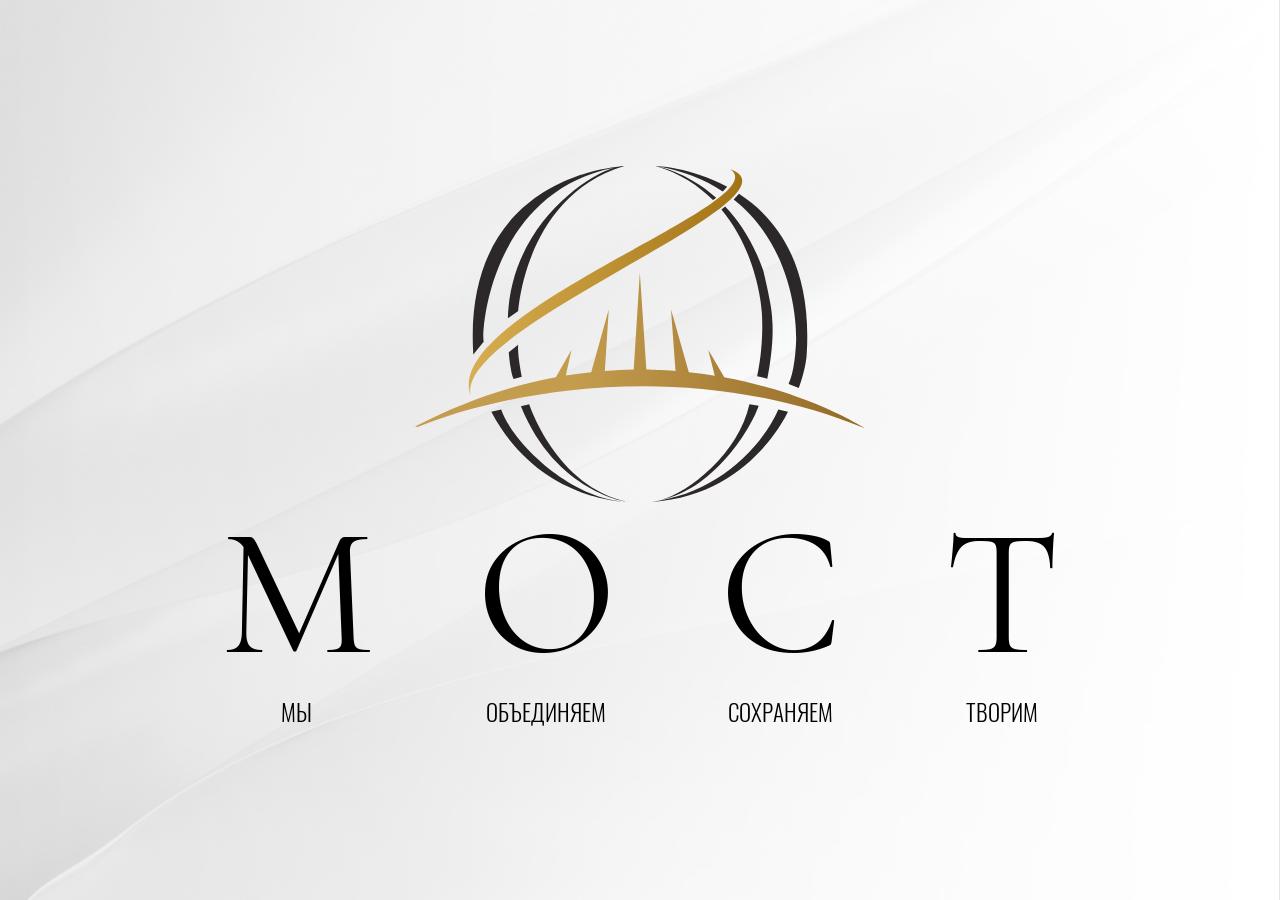
<file: index.html>
<!DOCTYPE html>
<html lang="ru">
<head>
    <meta charset="UTF-8">
    <meta name="viewport"
          content="width=device-width, user-scalable=no, initial-scale=1.0, maximum-scale=1.0, minimum-scale=1.0">
    <meta http-equiv="X-UA-Compatible" content="ie=edge">
    <meta name="format-detection" content="telephone=no">
    <link rel="stylesheet" href="style.css">
    <link rel="icon" type="image/png" href="/">
    <link rel="icon" href="/favicon.ico" sizes="any">
    <link rel="icon" href="/favicon.svg" type="image/svg+xml">
    <link rel="apple-touch-icon" href="/apple-touch-icon.png">
    <link rel="manifest" href="/site.webmanifest">
    <title></title>
</head>
<body class="body">


<div class="loading-main">
    <div class="loading-info">
        <img src="./assets/img/logo-loading.svg" alt="logo">
        <div class="about-text">
            <div class="about-bar anime-100">
                <strong>М</strong>
                <span>Мы</span>
            </div>
            <div class="about-bar anime-200">
                <strong>O</strong>
                <span>Объединяем</span>
            </div>
            <div class="about-bar anime-300">
                <strong>c</strong>
                <span>Сохраняем</span>
            </div>
            <div class="about-bar anime-400">
                <strong>t</strong>
                <span>Творим</span>
            </div>
        </div>
    </div>
</div>



<header class="opacity-zero">
    <div class="container">
        <div class="header-main">
            <div class="open-menu">
                <span></span>
                <span></span>
                <span></span>
            </div>

            <a href="./index.html" class="logo"><img src="./assets/img/logo.png" alt="logo"></a>
            <div class="nav-menu">
                <ul>
                    <li class="active-page"><a href="./index.html">ДОМ</a></li>
                    <li><a href="./about.html">О НАС</a></li>
                    <li><a href="./project.html">ПРОЕКТЫ</a></li>
                    <li><a href="./contact.html">КОНТАКТЫ</a></li>
                </ul>
            </div>
        </div>
    </div>
</header>
<section class="banner-main opacity-zero">
    <div class="container">
        <div class="banner-flex">
            <a href="./project.html" class="banner-box">
                <img src="./assets/img/unsplash.png" alt="unsplash">
                <div class="banner-info">
                    <div class="banner-location">
                        <i class="icon-location"></i>
                        <p>Pushkarev Art Gallery&Salon
                           <br> г. Благовещенск, ул. Зейская, 225</p>
                    </div>
                    <h1>
                        Вечное искусство :
                       <br> от классики до джаза
                    </h1>
                </div>
            </a>
            <a href="./project-two.html" class="banner-box">
                <img src="./assets/img/unsplash-two.png" alt="unsplash">

                <div class="banner-info">
                    <div class="banner-location">
                        <i class="icon-location"></i>
                        <p>Научная педагогическая библиотека им. К.Д. Ушинского
                            <br> г. Москва, Большой Толмачевский пер., 3</p>
                    </div>
                    <h1>
                        Концерт-лекция «Два гения. Чайковский. Рахманинов»
                    </h1>
                </div>
            </a>
        </div>
    </div>
</section>


<script src="./assets/js/jquery-3.6.4.js"></script>
<script src="./assets/js/script.js"></script>

</body>
</html>
</file>
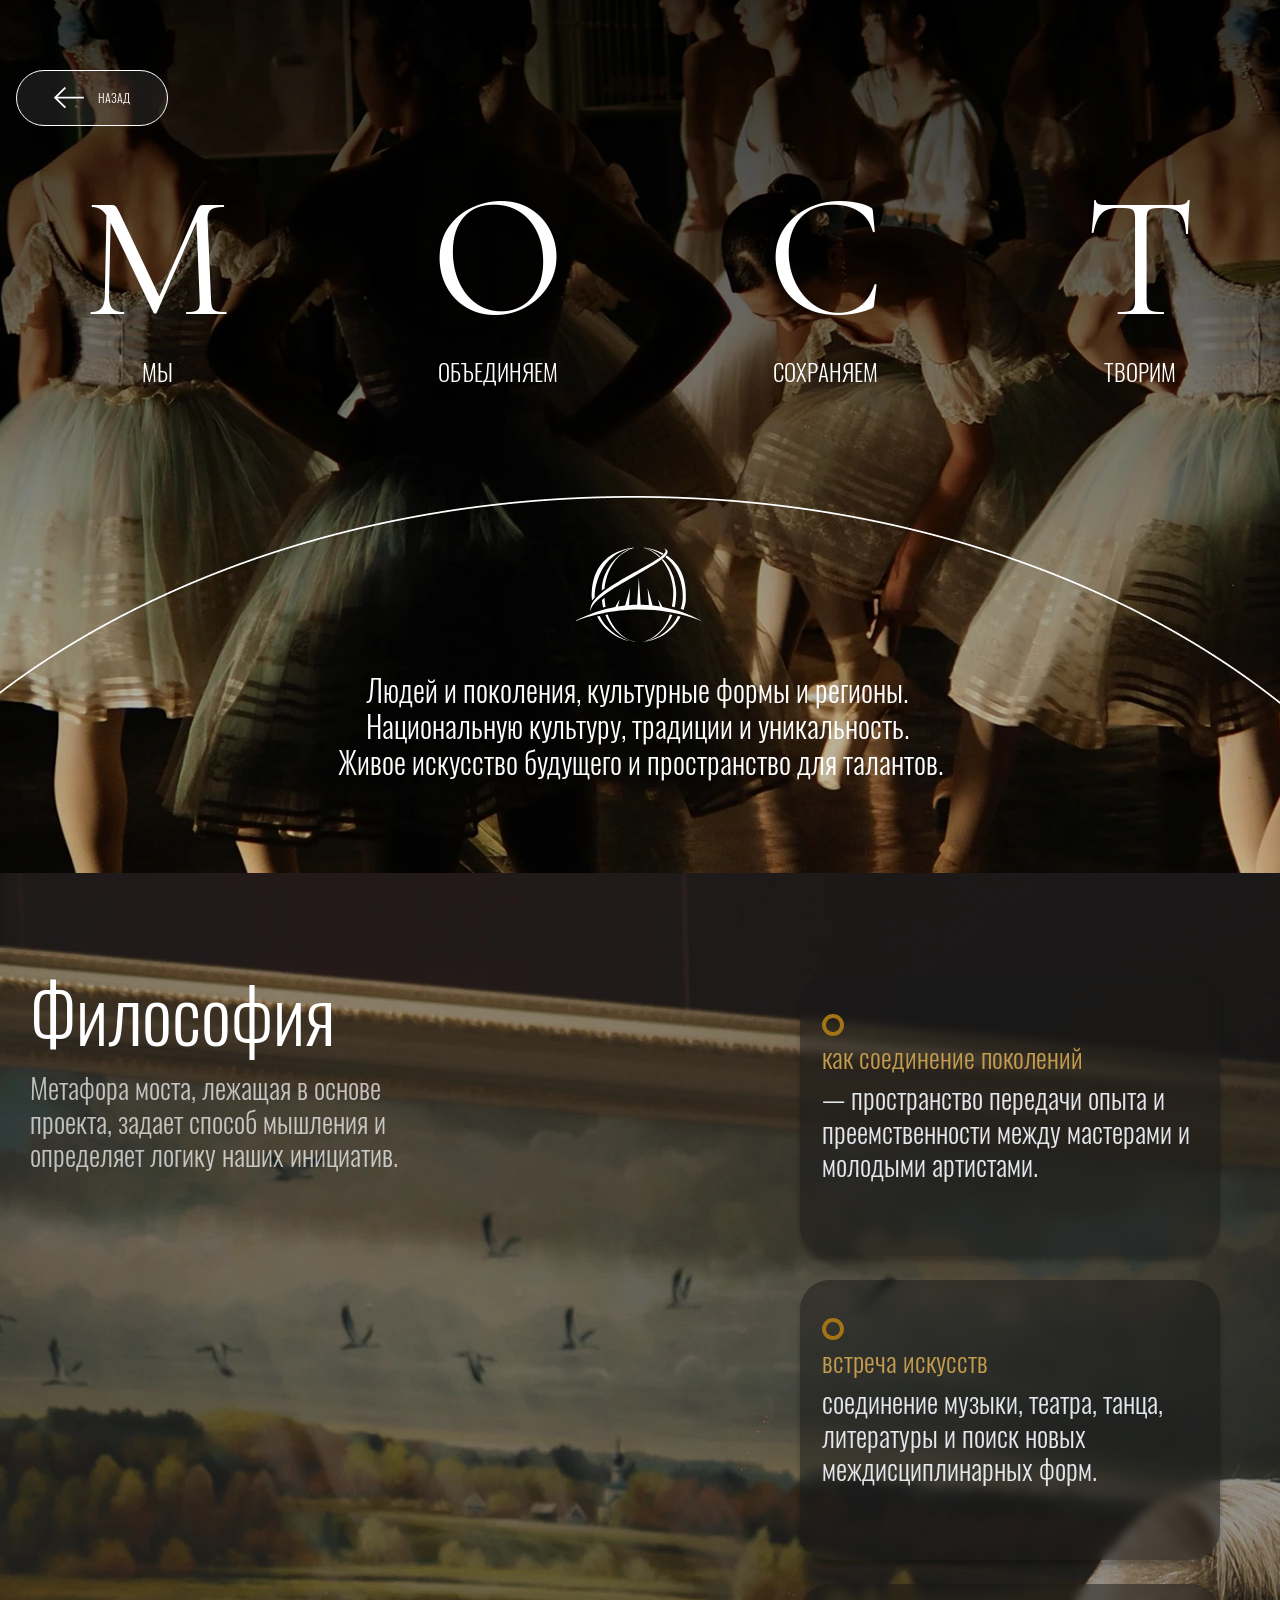
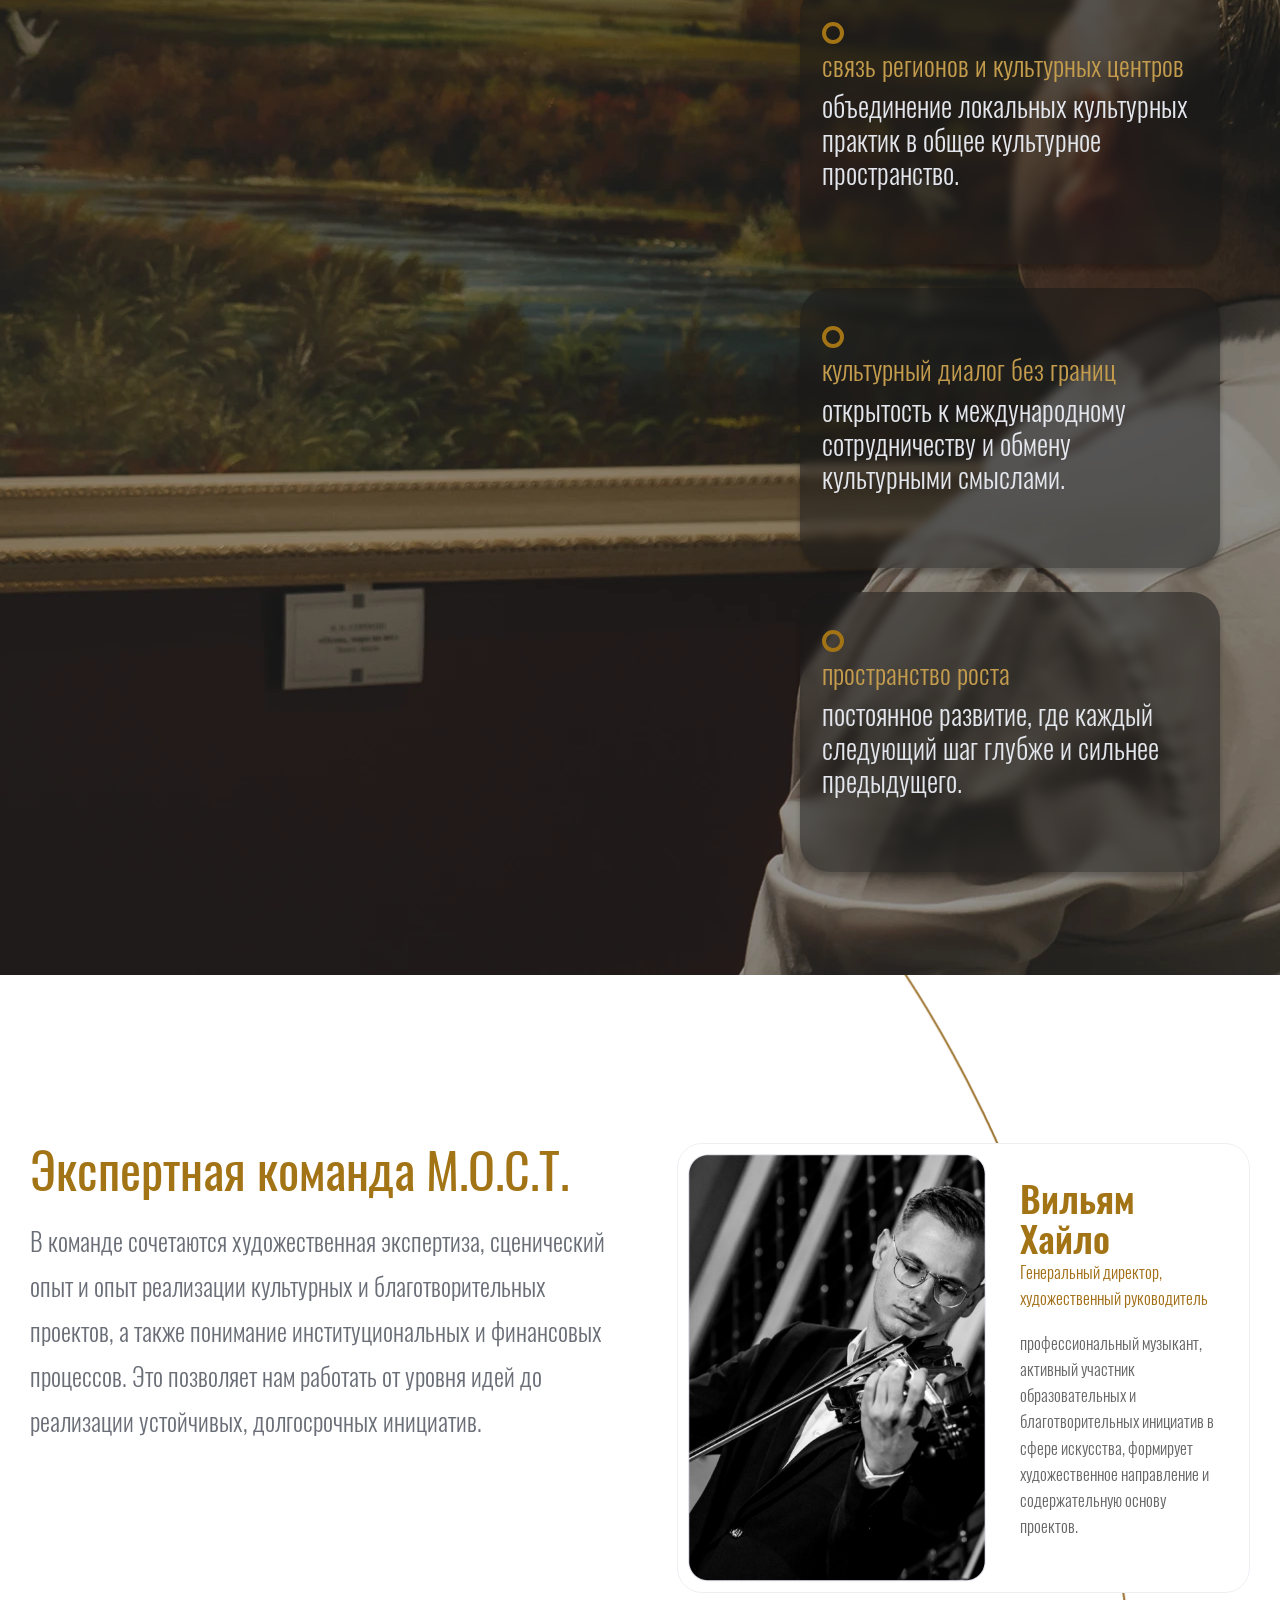
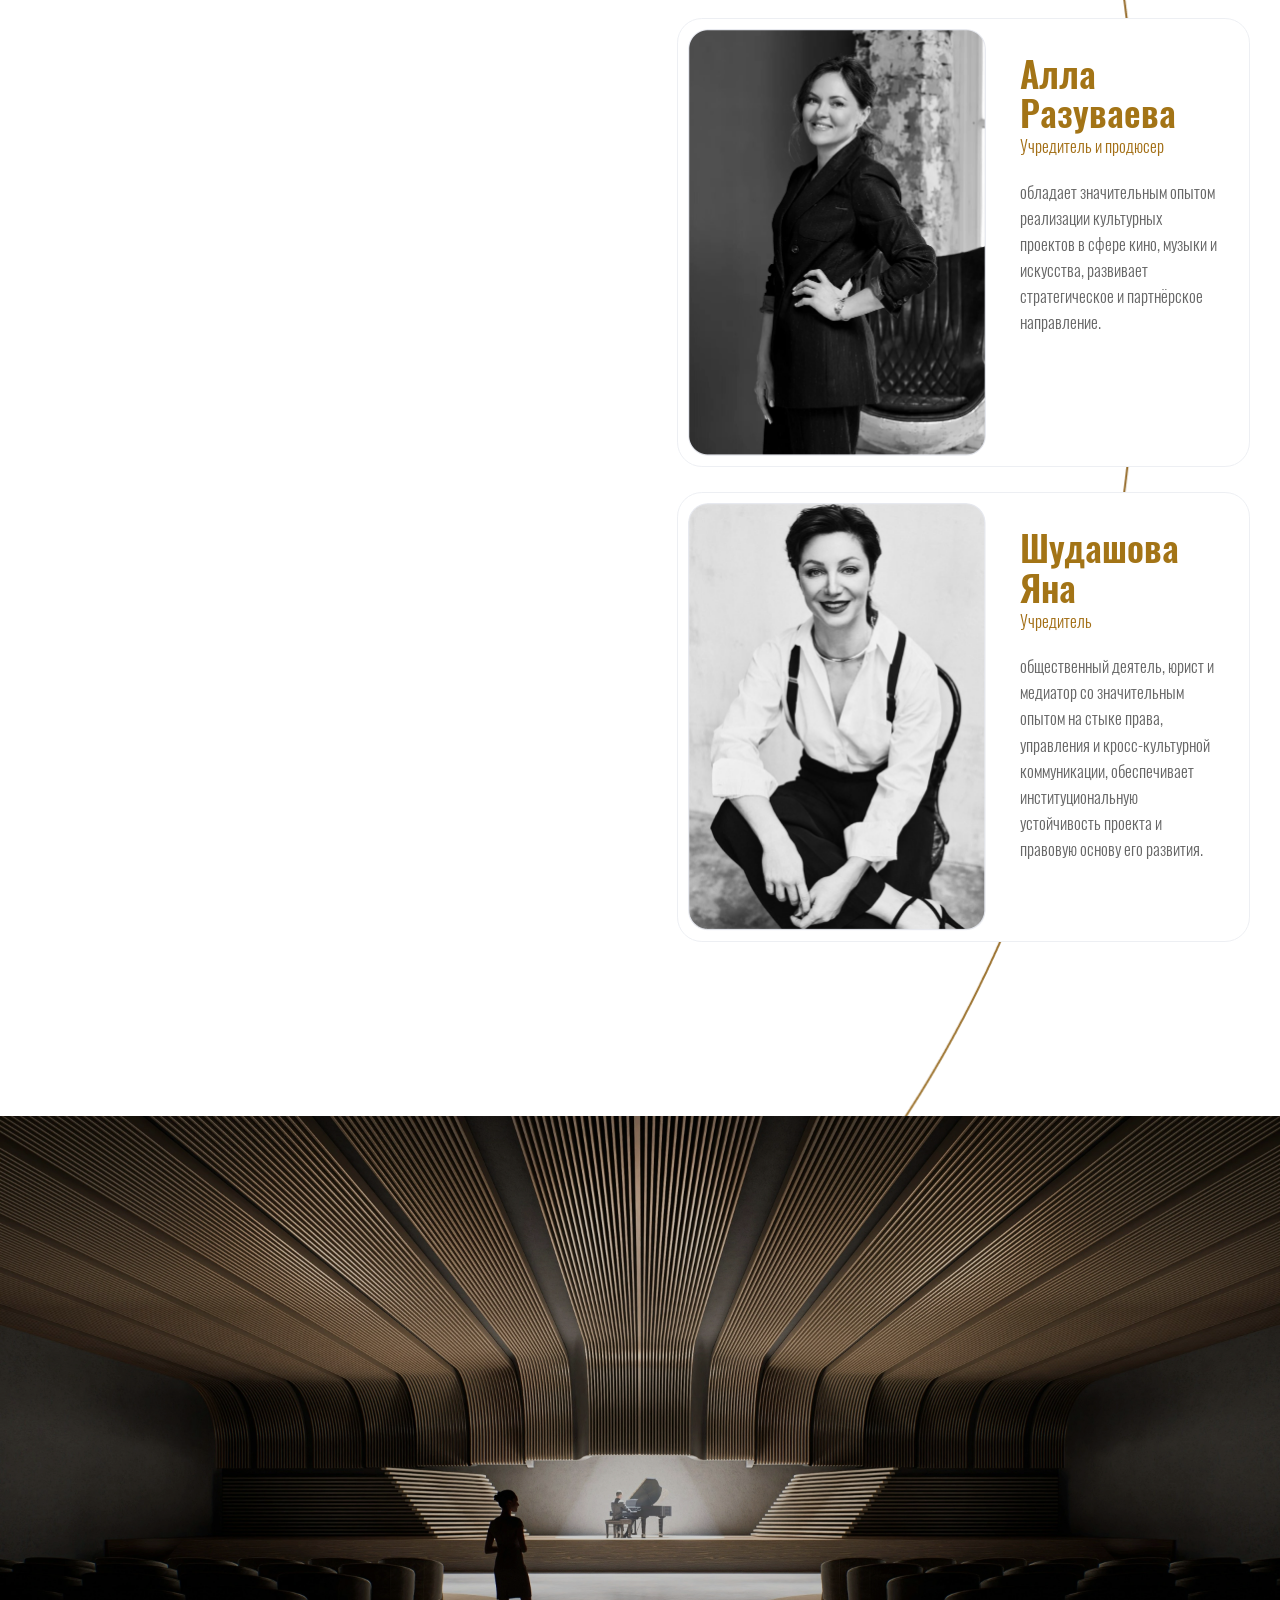
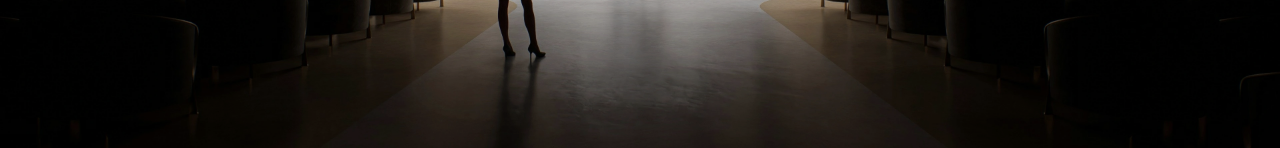
<file: about.html>
<!DOCTYPE html>
<html lang="ru">
<head>
    <meta charset="UTF-8">
    <meta name="viewport"
          content="width=device-width, user-scalable=no, initial-scale=1.0, maximum-scale=1.0, minimum-scale=1.0">
    <meta http-equiv="X-UA-Compatible" content="ie=edge">
    <meta name="format-detection" content="telephone=no">
    <link rel="stylesheet" href="style.css">
    <link rel="icon" type="image/png" href="/">
    <link rel="icon" href="/favicon.ico" sizes="any">
    <link rel="icon" href="/favicon.svg" type="image/svg+xml">
    <link rel="apple-touch-icon" href="/apple-touch-icon.png">
    <link rel="manifest" href="/site.webmanifest">
    <title></title>
</head>
<body>

<section class="about-us-main" style="background-image: url('./assets/img/about-fon.webp')">
    <div class="container-sm">
        <div class="project-btn">
            <a href="./index.html" class="arrow-href">
                <i class="icon-arrow-prev"></i>
                <span>назад</span>
            </a>
        </div>

        <div class="about-text">
            <div class="about-bar anime-100">
                <strong>М</strong>
                <span>Мы</span>
            </div>
            <div class="about-bar anime-200">
                <strong>O</strong>
                <span>Объединяем</span>
            </div>
            <div class="about-bar anime-300">
                <strong>c</strong>
                <span>Сохраняем</span>
            </div>
            <div class="about-bar anime-400">
                <strong>t</strong>
                <span>Творим</span>
            </div>
        </div>
    </div>
    <div class="generations-col">
        <img src="./assets/img/logo-gold.svg" alt="logo">
        <h4>Людей и поколения, культурные формы и регионы. Национальную культуру, традиции и уникальность. Живое искусство будущего и пространство для талантов.</h4>
    </div>
</section>

<section class="philosophy-main " style="background-image: url('./assets/img/picture.webp')" >
    <div class="container">
        <div class="philosophy-flex ">
            <div class="philosophy-title  ">
                <h2>Философия</h2>
                <p>Метафора моста, лежащая в основе проекта, задает способ мышления и определяет логику наших инициатив.</p>
            </div>
            <div class="philosophy-wrap">
                <div class="philosophy-boxes  ">
                    <span class="circle-bord"></span>
                    <h4>как соединение поколений</h4>
                    <p>
                        — пространство передачи опыта и преемственности между мастерами и молодыми артистами.
                    </p>
                </div>
                <div class="philosophy-boxes  ">
                    <span class="circle-bord"></span>
                    <h4>встреча искусств</h4>
                    <p>
                        соединение музыки, театра, танца, литературы и поиск новых междисциплинарных форм.
                    </p>
                </div>
                <div class="philosophy-boxes  ">
                    <span class="circle-bord"></span>
                    <h4>связь регионов и культурных центров</h4>
                    <p>
                        объединение локальных культурных практик в общее культурное пространство.
                    </p>
                </div>
                <div class="philosophy-boxes  ">
                    <span class="circle-bord"></span>
                    <h4>культурный диалог без границ</h4>
                    <p>
                        открытость к международному сотрудничеству и обмену культурными смыслами.
                    </p>
                </div>
                <div class="philosophy-boxes  ">
                    <span class="circle-bord"></span>
                    <h4>пространство роста</h4>
                    <p>
                        постоянное развитие, где каждый следующий шаг глубже и сильнее предыдущего.
                    </p>
                </div>
            </div>
        </div>
    </div>
</section>
<section class="expert-team">
    <div class="container">
        <div class="expert-team-flex">
            <div class="expert-team-title">
                <h2>Экспертная команда М.О.С.Т.</h2>
                <p>
                    В команде сочетаются художественная экспертиза, сценический опыт и опыт реализации культурных и благотворительных проектов, а также понимание институциональных и финансовых процессов.
                    Это позволяет нам работать от уровня идей до реализации устойчивых, долгосрочных инициатив.
                </p>
            </div>
            <div class="expert-team-col">
                <div class="expert-team-box">
                    <div class="expert-team-photo">
                        <img src="./assets/img/expert-1.png" alt="expert">
                    </div>
                    <div class="expert-team-info">
                        <h3>Вильям
                            Хайло</h3>
                        <span>Генеральный директор, художественный руководитель </span>
                        <p>
                            профессиональный музыкант, активный участник образовательных и благотворительных инициатив в сфере искусства, формирует художественное направление и содержательную основу проектов.
                        </p>
                    </div>
                </div>
                <div class="expert-team-box">
                    <div class="expert-team-photo">
                        <img src="./assets/img/expert-2.png" alt="expert">
                    </div>
                    <div class="expert-team-info">
                        <h3>Алла Разуваева</h3>
                        <span>Учредитель и продюсер</span>
                        <p>
                            обладает значительным опытом реализации культурных проектов в сфере кино, музыки и искусства, развивает стратегическое и партнёрское направление.
                        </p>
                    </div>
                </div>
                <div class="expert-team-box">
                    <div class="expert-team-photo">
                        <img src="./assets/img/expert-3.png" alt="expert">
                    </div>
                    <div class="expert-team-info">
                        <h3>Шудашова
                            Яна</h3>
                        <span>Учредитель</span>
                        <p>
                            общественный деятель, юрист и медиатор со значительным опытом на стыке права, управления и кросс-культурной коммуникации, обеспечивает институциональную устойчивость проекта и правовую основу его развития.
                        </p>
                    </div>
                </div>
            </div>
        </div>
    </div>
</section>
<section class="about-project-main " style="background-image: url('./assets/img/project-fon.webp')">
    <div class="container">
        <div class="non-profit-info animate-on-scroll delay-100">
            <h2>О проекте</h2>
            <p>
                АНО «МОСТ» — автономная некоммерческая организация в сфере культуры, искусства, благотворительности и образования.
                Проект построен вокруг идеи соединения: людей и поколений, традиций и современного культурного контекста, регионов и федеральных центров.
                Мы реализуем культурные и благотворительные проекты, поддерживаем таланты и создаём условия для развития устойчивой культурной среды.
            </p>
        </div>
    </div>
</section>


<script src="./assets/js/jquery-3.6.4.js"></script>
<script src="./assets/js/script.js"></script>

</body>
</html>
</file>
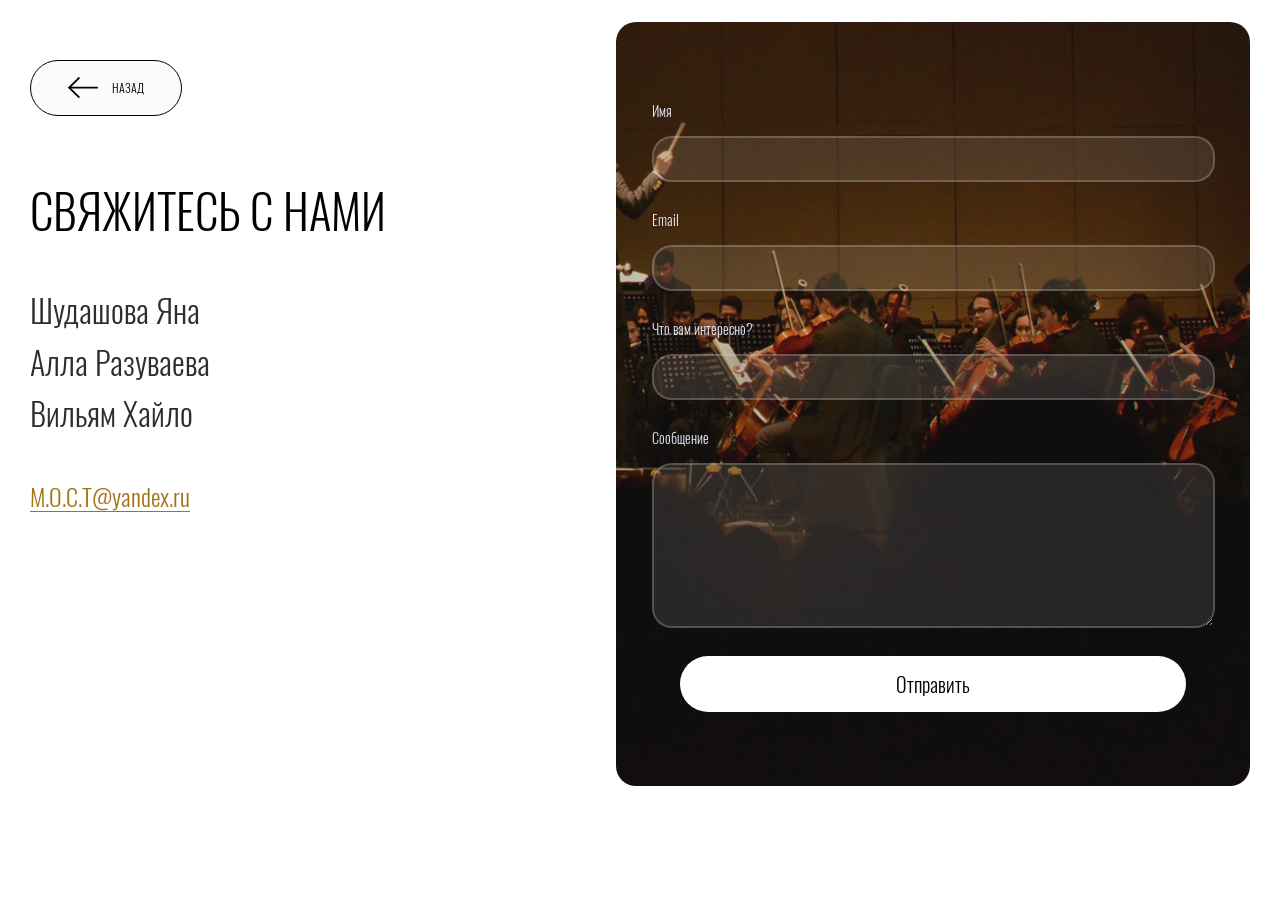
<file: contact.html>
<!DOCTYPE html>
<html lang="ru">
<head>
    <meta charset="UTF-8">
    <meta name="viewport"
          content="width=device-width, user-scalable=no, initial-scale=1.0, maximum-scale=1.0, minimum-scale=1.0">
    <meta http-equiv="X-UA-Compatible" content="ie=edge">
    <meta name="format-detection" content="telephone=no">
    <link rel="stylesheet" href="style.css">
    <link rel="icon" type="image/png" href="/">
    <link rel="icon" href="/favicon.ico" sizes="any">
    <link rel="icon" href="/favicon.svg" type="image/svg+xml">
    <link rel="apple-touch-icon" href="/apple-touch-icon.png">
    <link rel="manifest" href="/site.webmanifest">
    <title></title>
</head>
<body>

<section class="concat-page">
    <div class="container">
        <a href="./index.html" class="arrow-href">
            <i class="icon-arrow-prev"></i>
            <span>назад</span>
        </a>
        <div class="concat-flex">
            <div class="concat-info">
                <h3>свяжитесь с нами</h3>
                <h5>Шудашова Яна</h5>
                <h5>Алла Разуваева</h5>
                <h5>Вильям Хайло</h5>
                <a href="mailto:M.O.C.T@yandex.ru">M.O.C.T@yandex.ru</a>
            </div>
            <div class="concat-form" >
                <form id="contactForm" action="send.php" method="POST" novalidate>
                    <div class="concat-form-col">
                        <div class="concat-input">
                            <small>Имя</small>
                            <label>
                                <input type="text" name="name" id="name" required>
                            </label>
                            <div class="error" id="nameError" ></div>
                        </div>

                        <div class="concat-input">
                            <small>Email</small>
                            <label>
                                <input type="email" name="email" id="email" required>
                            </label>
                            <div class="error" id="emailError" ></div>
                        </div>

                        <div class="concat-input">
                            <small>Что вам интересно?</small>
                            <label>
                                <input type="text" name="subject" id="subject">
                            </label>
                        </div>

                        <div class="concat-input">
                            <small>Сообщение</small>
                            <label>
                                <textarea name="message" id="message" required></textarea>
                            </label>
                        </div>

                        <button class="btn-send" type="submit">Отправить</button>
                        <div id="formResult"></div>
                    </div>
                </form>

            </div>
        </div>
    </div>
</section>




<script src="./assets/js/jquery-3.6.4.js"></script>
<script src="./assets/js/script.js"></script>
<script>
    const form = document.querySelector('form');
    const nameInput = document.querySelector('input[name="name"]');
    const emailInput = document.querySelector('input[name="email"]');

    function setError(input) {
        input.classList.add('input-error');
        input.classList.remove('input-ok');
    }

    function setOk(input) {
        input.classList.remove('input-error');
        input.classList.add('input-ok');
    }

    function validateName(value) {
        // минимум 2 символа, только буквы/пробелы/дефис
        return /^[\p{L}\s'-]{2,60}$/u.test(value.trim());
    }

    function validateEmail(value) {
        return /^[^\s@]+@[^\s@]+\.[^\s@]+$/.test(value.trim());
    }

    // Убираем проверку на blur — валидация только при submit

    // При вводе: если стало валидно — убираем ошибку (не ставим ошибку при вводе)
    nameInput.addEventListener('input', () => {
        if (validateName(nameInput.value)) {
            setOk(nameInput);
        } else {
            // не подсвечиваем красным при вводе; только удаляем "ok", если поле снова невалидно
            nameInput.classList.remove('input-ok');
        }
    });

    emailInput.addEventListener('input', () => {
        if (validateEmail(emailInput.value)) {
            setOk(emailInput);
        } else {
            emailInput.classList.remove('input-ok');
        }
    });

    // Валидация только при отправке формы
    form.addEventListener('submit', (e) => {
        let valid = true;

        if (!validateName(nameInput.value)) {
            setError(nameInput);
            valid = false;
        } else {
            setOk(nameInput);
        }

        if (!validateEmail(emailInput.value)) {
            setError(emailInput);
            valid = false;
        } else {
            setOk(emailInput);
        }

        if (!valid) {
            e.preventDefault();
            // Можно дополнительно сфокусировать первое неверное поле:
            const firstError = form.querySelector('.input-error');
            if (firstError) firstError.focus();
        }
    });

</script>

</body>
</html>
</file>
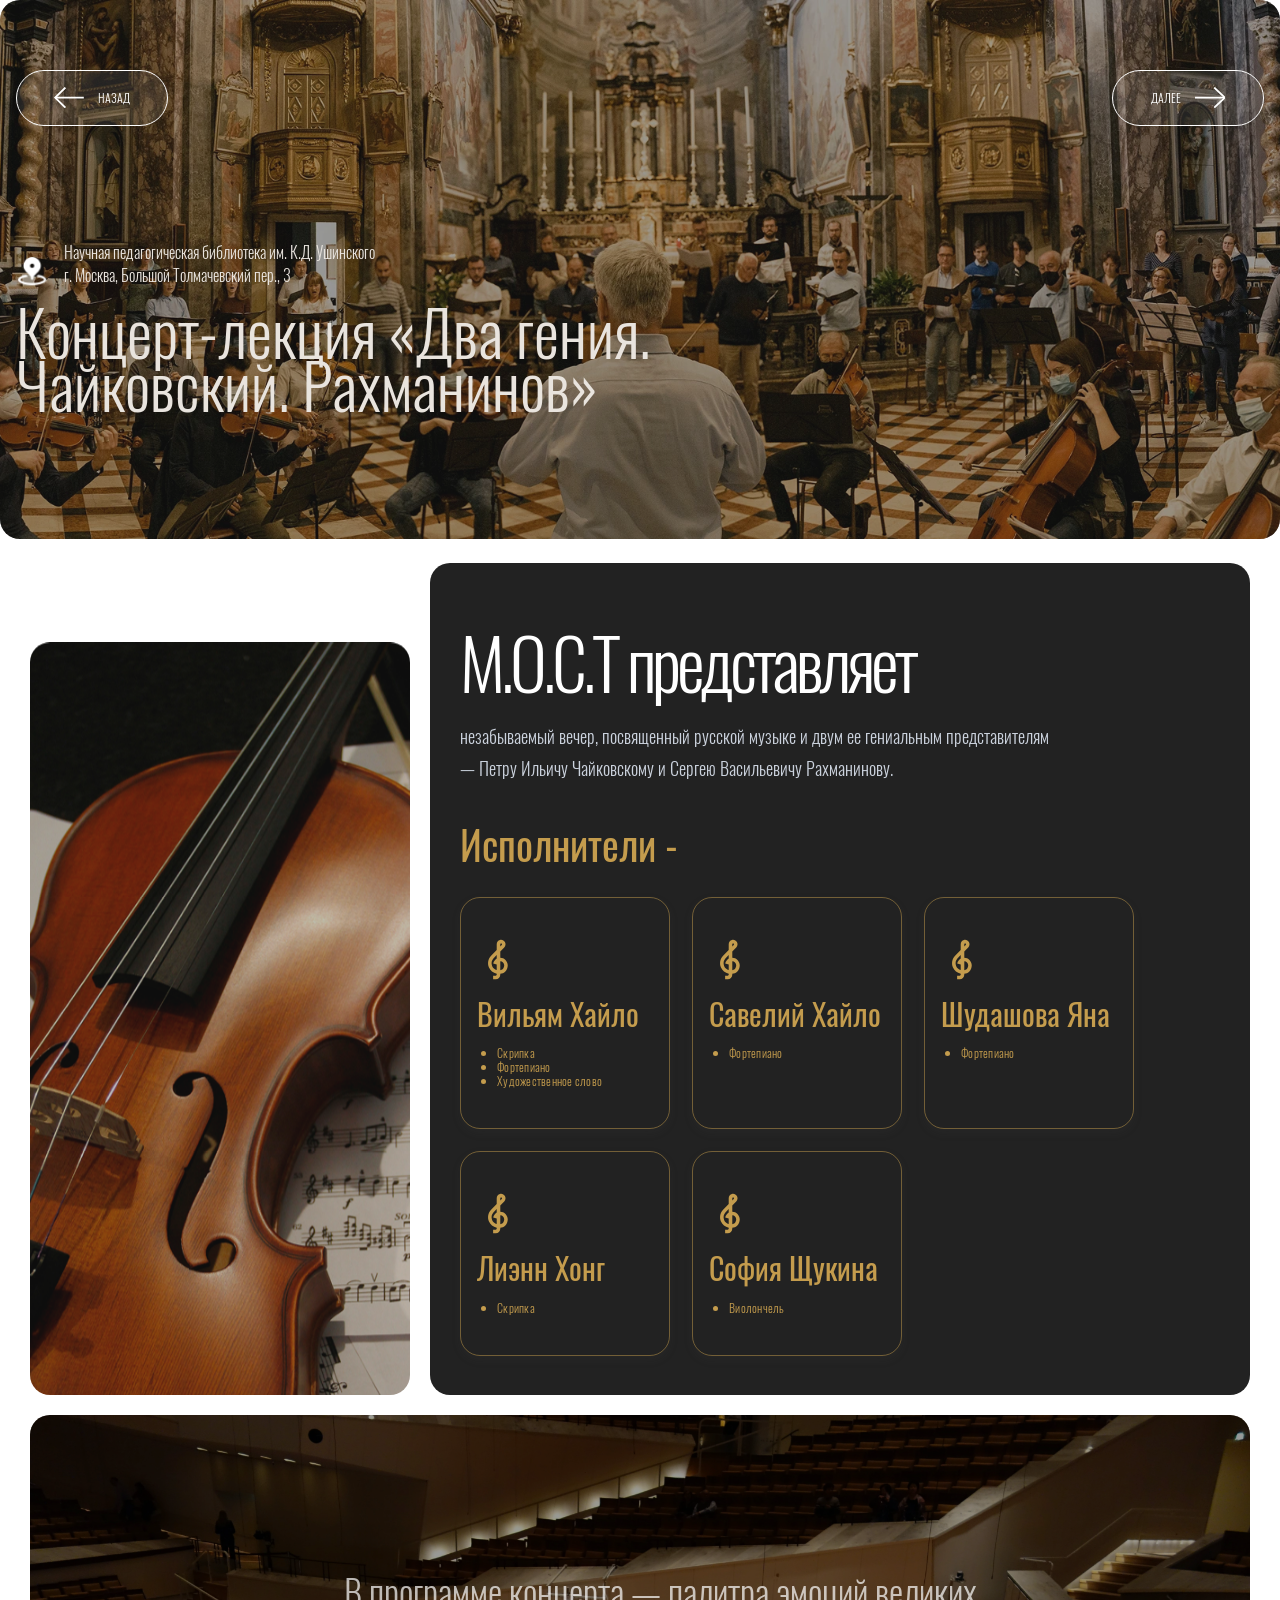
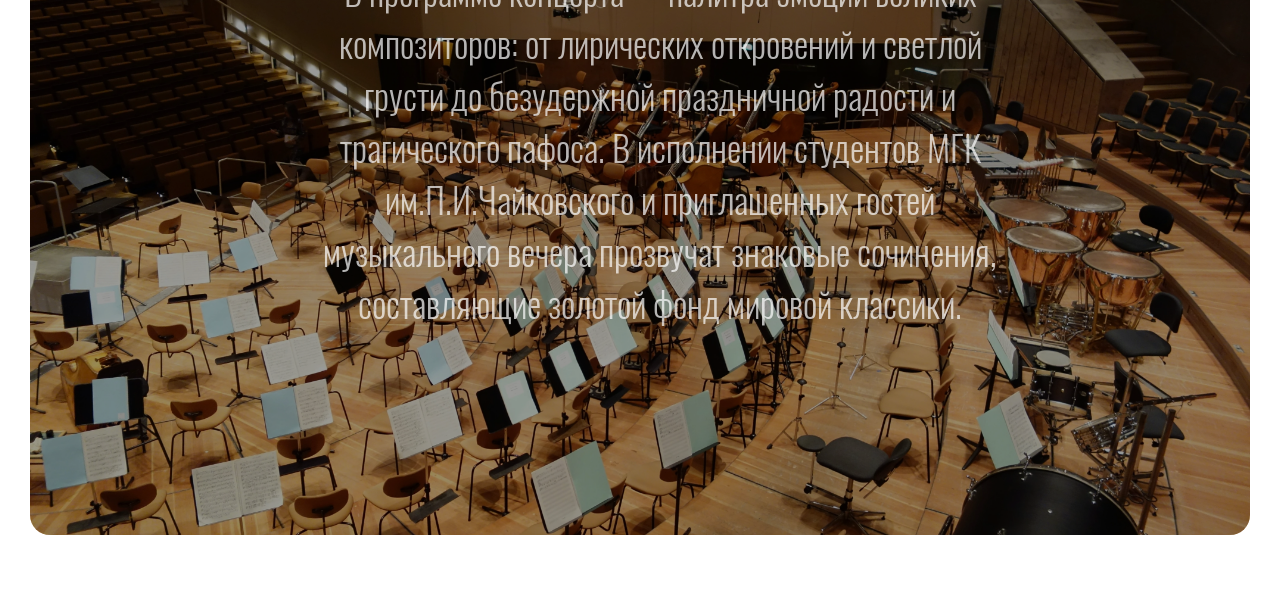
<file: project-two.html>
<!DOCTYPE html>
<html lang="ru">
<head>
    <meta charset="UTF-8">
    <meta name="viewport"
          content="width=device-width, user-scalable=no, initial-scale=1.0, maximum-scale=1.0, minimum-scale=1.0">
    <meta http-equiv="X-UA-Compatible" content="ie=edge">
    <meta name="format-detection" content="telephone=no">
    <link rel="stylesheet" href="style.css">
    <link rel="icon" type="image/png" href="/">
    <link rel="icon" href="/favicon.ico" sizes="any">
    <link rel="icon" href="/favicon.svg" type="image/svg+xml">
    <link rel="apple-touch-icon" href="/apple-touch-icon.png">
    <link rel="manifest" href="/site.webmanifest">
    <title></title>
</head>
<body>

<section class="project-main" style="background-image: url('./assets/img/xumb-two.webp')">
    <div class="container-sm">
        <div class="project-heigth">
            <div class="project-btn">
                <a href="./index.html" class="arrow-href">
                    <i class="icon-arrow-prev"></i>
                    <span>назад</span>
                </a>
                <a href="./about.html" class="arrow-href">
                    <span>далее</span>
                    <i class="icon-arrow-next"></i>
                </a>
            </div>
            <div class="project-info">
                <div class="banner-location">
                    <i class="icon-location"></i>
                    <p>Научная педагогическая библиотека им. К.Д. Ушинского
                        <br> г. Москва, Большой Толмачевский пер., 3</p>
                </div>
                <h1>
                    Концерт-лекция «Два гения. <br> Чайковский. Рахманинов»
                </h1>
            </div>
        </div>
    </div>
</section>

<section class="represents-main">
    <div class="container">

        <div class="represents-flex animate-on-scroll delay-200">
            <div class="represents-photo" id="parallax-photo">
                <img src="./assets/img/jut-two.png" alt="jut" id="parallax-img">
            </div>
            <div class="represents-cnt">
                <h2>М.О.С.Т представляет</h2>
                <p>
                    незабываемый вечер, посвященный русской музыке и двум ее гениальным представителям — Петру Ильичу Чайковскому и Сергею Васильевичу Рахманинову.
                </p>
                <div class="represents-col">
                    <h3>Исполнители - </h3>

                    <div class="represents-items">
                        <div class="represents-item animate-on-scroll delay-100">
                            <img src="./assets/img/mdi-music.svg" alt="music">
                            <h4>Вильям Хайло</h4>
                            <ul>
                                <li>Скрипка</li>
                                <li>Фортепиано</li>
                                <li>Художественное слово</li>
                            </ul>
                        </div>
                        <div class="represents-item animate-on-scroll delay-300">
                            <img src="./assets/img/mdi-music.svg" alt="music">
                            <h4>Савелий Хайло
                            </h4>
                            <ul>
                                <li>
                                    Фортепиано
                                </li>
                            </ul>
                        </div>
                        <div class="represents-item animate-on-scroll delay-400">
                            <img src="./assets/img/mdi-music.svg" alt="music">
                            <h4>Шудашова Яна
                            </h4>
                            <ul>
                                <li>
                                    Фортепиано
                                </li>
                            </ul>
                        </div>
                        <div class="represents-item animate-on-scroll delay-500">
                            <img src="./assets/img/mdi-music.svg" alt="music">
                            <h4>Лиэнн Хонг

                            </h4>
                            <ul>
                                <li>
                                    Скрипка
                                </li>
                            </ul>
                        </div>
                        <div class="represents-item animate-on-scroll delay-600">
                            <img src="./assets/img/mdi-music.svg" alt="music">
                            <h4>София Щукина</h4>
                            <ul>
                                <li>
                                    Виолончель
                                </li>
                            </ul>
                        </div>

                    </div>
                </div>
            </div>
        </div>

        <div class="about-project animate-on-scroll delay-200" style="background-image: url('./assets/img/project-two.webp')">
           <div class="concert-program">
               <p>
                   В программе концерта — палитра эмоций великих композиторов: от лирических откровений и светлой грусти до безудержной праздничной радости и трагического пафоса. В исполнении студентов МГК им.П.И.Чайковского и приглашенных гостей музыкального вечера прозвучат знаковые сочинения, составляющие золотой фонд мировой классики.
               </p>
           </div>
        </div>
    </div>
</section>



<script src="./assets/js/jquery-3.6.4.js"></script>
<script src="./assets/js/script.js"></script>


</body>
</html>
</file>
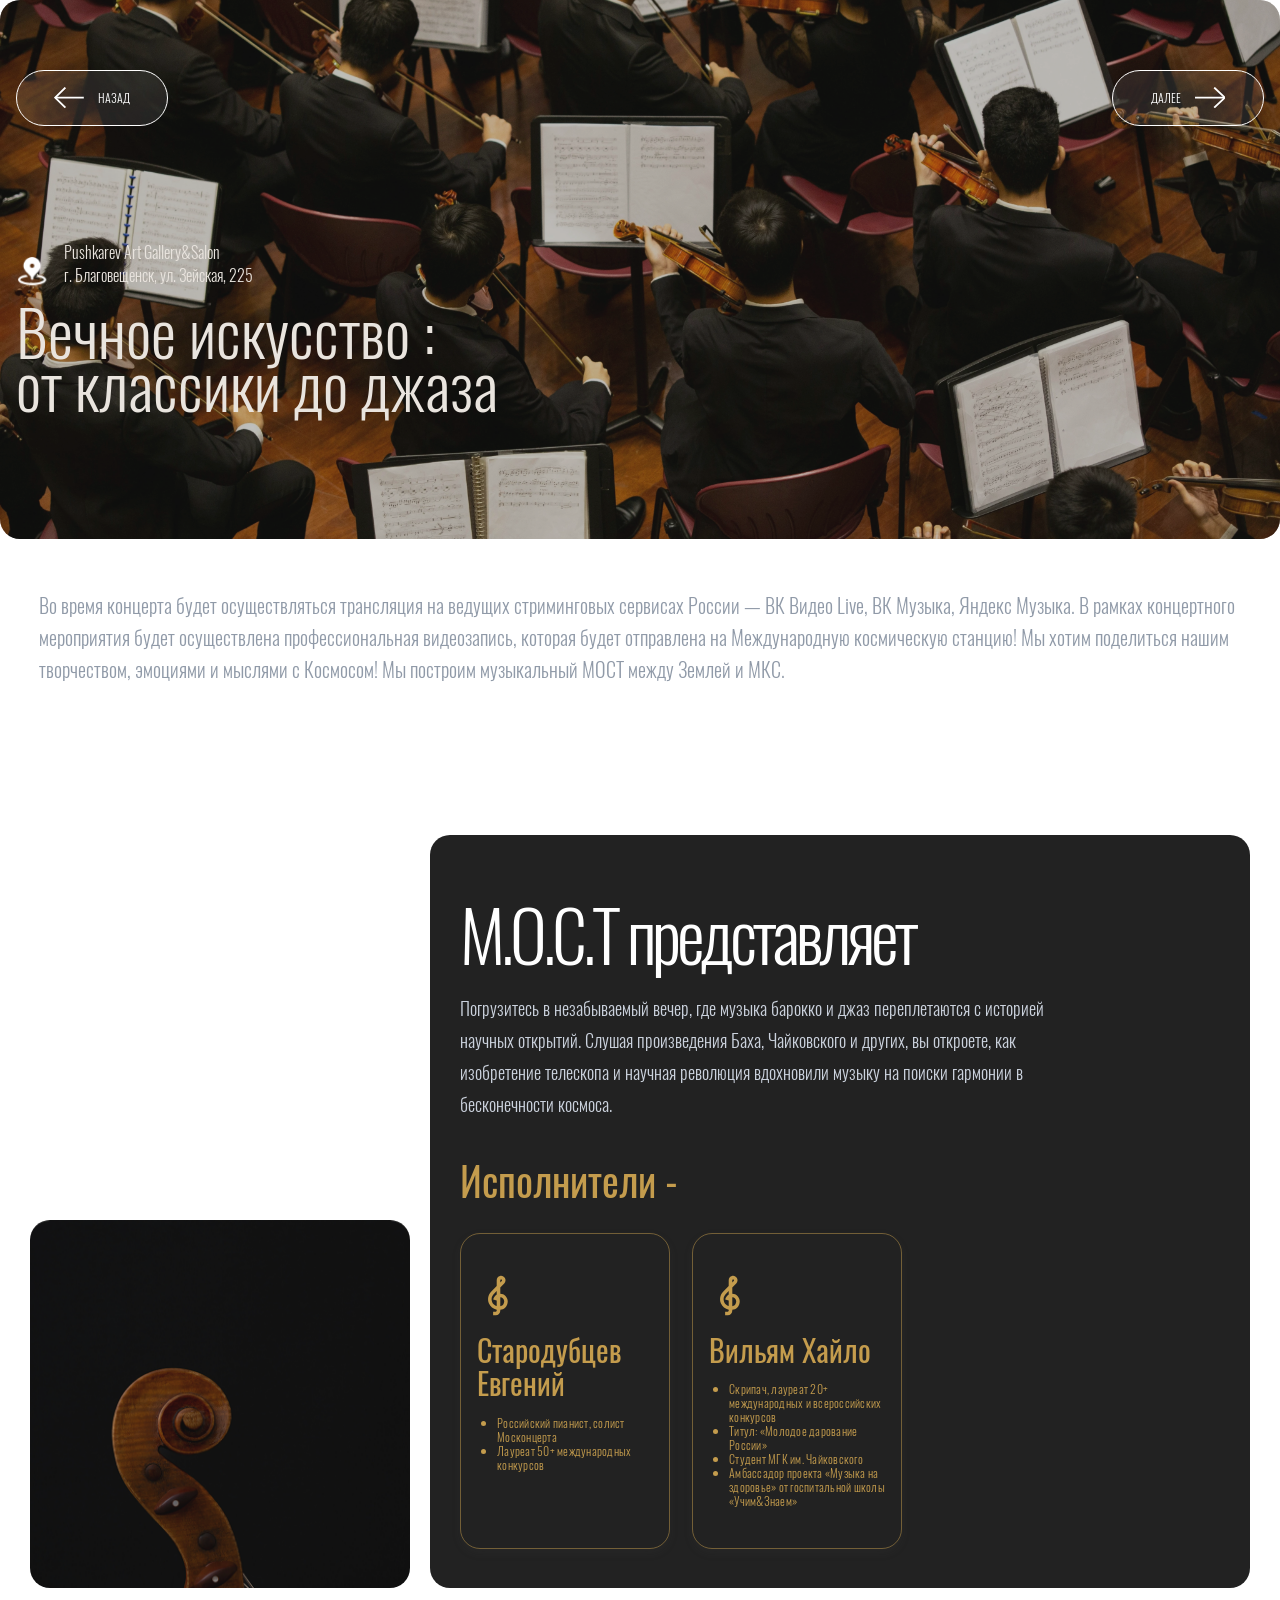
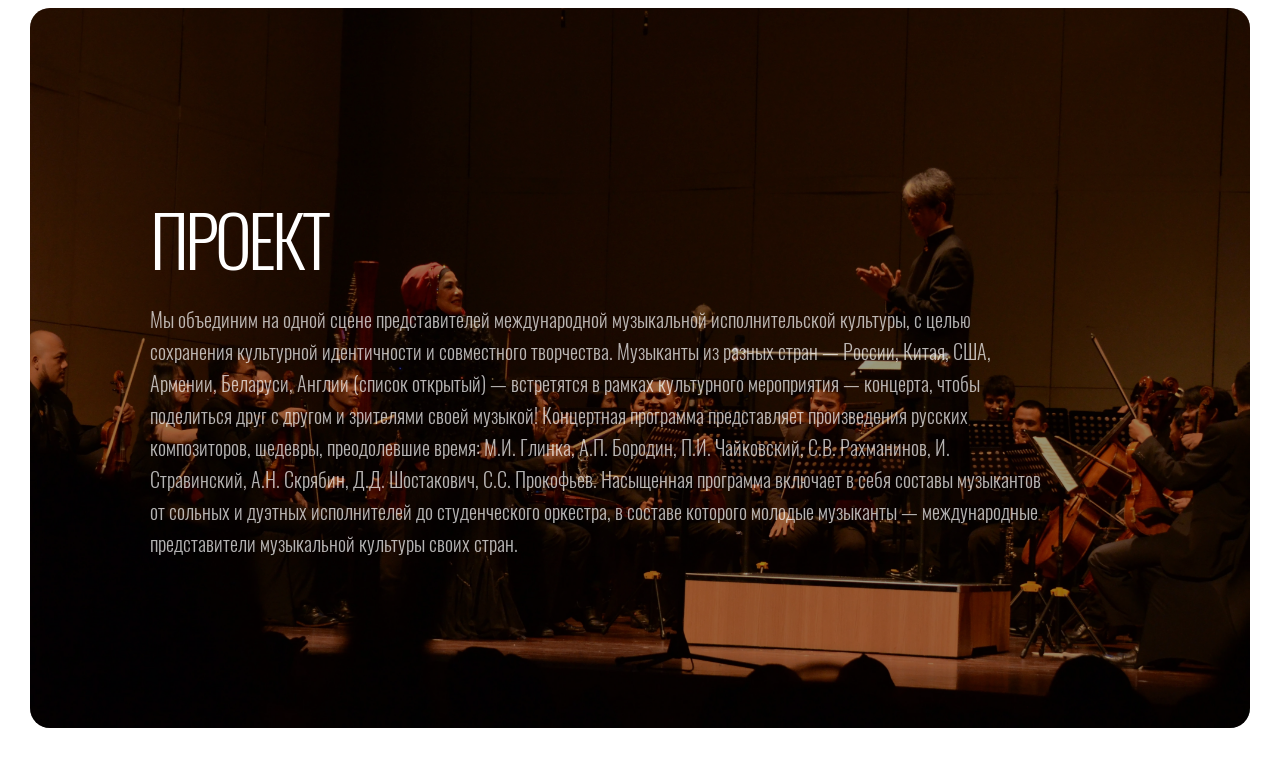
<file: project.html>
<!DOCTYPE html>
<html lang="ru">
<head>
    <meta charset="UTF-8">
    <meta name="viewport"
          content="width=device-width, user-scalable=no, initial-scale=1.0, maximum-scale=1.0, minimum-scale=1.0">
    <meta http-equiv="X-UA-Compatible" content="ie=edge">
    <meta name="format-detection" content="telephone=no">
    <link rel="stylesheet" href="style.css">
    <link rel="icon" type="image/png" href="/">
    <link rel="icon" href="/favicon.ico" sizes="any">
    <link rel="icon" href="/favicon.svg" type="image/svg+xml">
    <link rel="apple-touch-icon" href="/apple-touch-icon.png">
    <link rel="manifest" href="/site.webmanifest">
    <title></title>
</head>
<body>

<section class="project-main" style="background-image: url('./assets/img/xumb.webp')">
    <div class="container-sm">
        <div class="project-heigth">
            <div class="project-btn">
                <a href="./index.html" class="arrow-href">
                    <i class="icon-arrow-prev"></i>
                    <span>назад</span>
                </a>
                <a href="./about.html" class="arrow-href">
                    <span>далее</span>
                    <i class="icon-arrow-next"></i>
                </a>
            </div>
            <div class="project-info">
                <div class="banner-location">
                    <i class="icon-location"></i>
                    <p>Pushkarev Art Gallery&Salon
                        <br> г. Благовещенск, ул. Зейская, 225</p>
                </div>
                <h1>
                    Вечное искусство :
                    <br> от классики до джаза
                </h1>
            </div>
        </div>
    </div>
</section>

<section class="represents-main">
    <div class="container">
        <div class="represents-text animate-on-scroll delay-100">
            <p>
                Во время концерта будет осуществляться трансляция на ведущих стриминговых сервисах России — ВК Видео Live, ВК Музыка, Яндекс Музыка. В рамках концертного мероприятия будет осуществлена профессиональная видеозапись, которая будет отправлена на Международную космическую станцию! Мы хотим поделиться нашим творчеством, эмоциями и мыслями с Космосом! Мы построим музыкальный МОСТ между Землей и МКС.
            </p>
        </div>
        <div class="represents-flex animate-on-scroll delay-200">
               <div class="represents-photo" id="parallax-photo">
                   <img src="./assets/img/jut.png" alt="jut" id="parallax-img">
               </div>
            <div class="represents-cnt">
                <h2>М.О.С.Т представляет</h2>
                <p>
                    Погрузитесь в незабываемый вечер, где музыка барокко и джаз переплетаются с историей научных открытий. Слушая произведения Баха, Чайковского и других, вы откроете, как изобретение телескопа и научная революция вдохновили музыку на поиски гармонии в бесконечности космоса.
                </p>
                <div class="represents-col">
                    <h3>Исполнители - </h3>

                    <div class="represents-items">
                        <div class="represents-item animate-on-scroll delay-100">
                            <img src="./assets/img/mdi-music.svg" alt="music">
                            <h4>Стародубцев Евгений</h4>
                            <ul>
                                <li>Российский пианист, солист Москонцерта</li>
                                <li>

                                    Лауреат 50+ международных конкурсов
                                </li>
                            </ul>
                        </div>
                        <div class="represents-item animate-on-scroll delay-200">
                            <img src="./assets/img/mdi-music.svg" alt="music">
                            <h4>Вильям Хайло</h4>
                            <ul>
                                <li>Скрипач, лауреат 20+ международных и всероссийских конкурсов</li>
                                <li>
                                    Титул: «Молодое дарование России»
                                </li>
                                <li>
                                    Студент МГК им. Чайковского
                                </li>
                                <li>Амбассадор проекта «Музыка на здоровье» от госпитальной школы «Учим&Знаем»</li>
                            </ul>
                        </div>

                    </div>
                </div>
            </div>
        </div>

        <div class="about-project animate-on-scroll delay-200" style="background-image: url('./assets/img/project.webp')">
            <div class="about-project-text">
                <h2>ПРОЕКТ</h2>
                <p>
                    Мы объединим на одной сцене представителей международной музыкальной исполнительской культуры, с целью сохранения культурной идентичности и совместного творчества. Музыканты из разных стран — России, Китая, США, Армении, Беларуси, Англии (список открытый) — встретятся в рамках культурного мероприятия — концерта, чтобы поделиться друг с другом и зрителями своей музыкой! Концертная программа представляет произведения русских композиторов, шедевры, преодолевшие время: М.И. Глинка, А.П. Бородин, П.И. Чайковский, С.В. Рахманинов, И. Стравинский, А.Н. Скрябин, Д.Д. Шостакович, С.С. Прокофьев. Насыщенная программа включает в себя составы музыкантов от сольных и дуэтных исполнителей до студенческого оркестра, в составе которого молодые музыканты — международные представители музыкальной культуры своих стран.
                </p>
            </div>
        </div>
    </div>
</section>





<script src="./assets/js/jquery-3.6.4.js"></script>
<script src="./assets/js/script.js"></script>

</body>
</html>
</file>
<file: style.css>
@import "assets/font/font.css";
@import "assets/css/normalize.css";
@import "assets/css/home.css";
</file>
